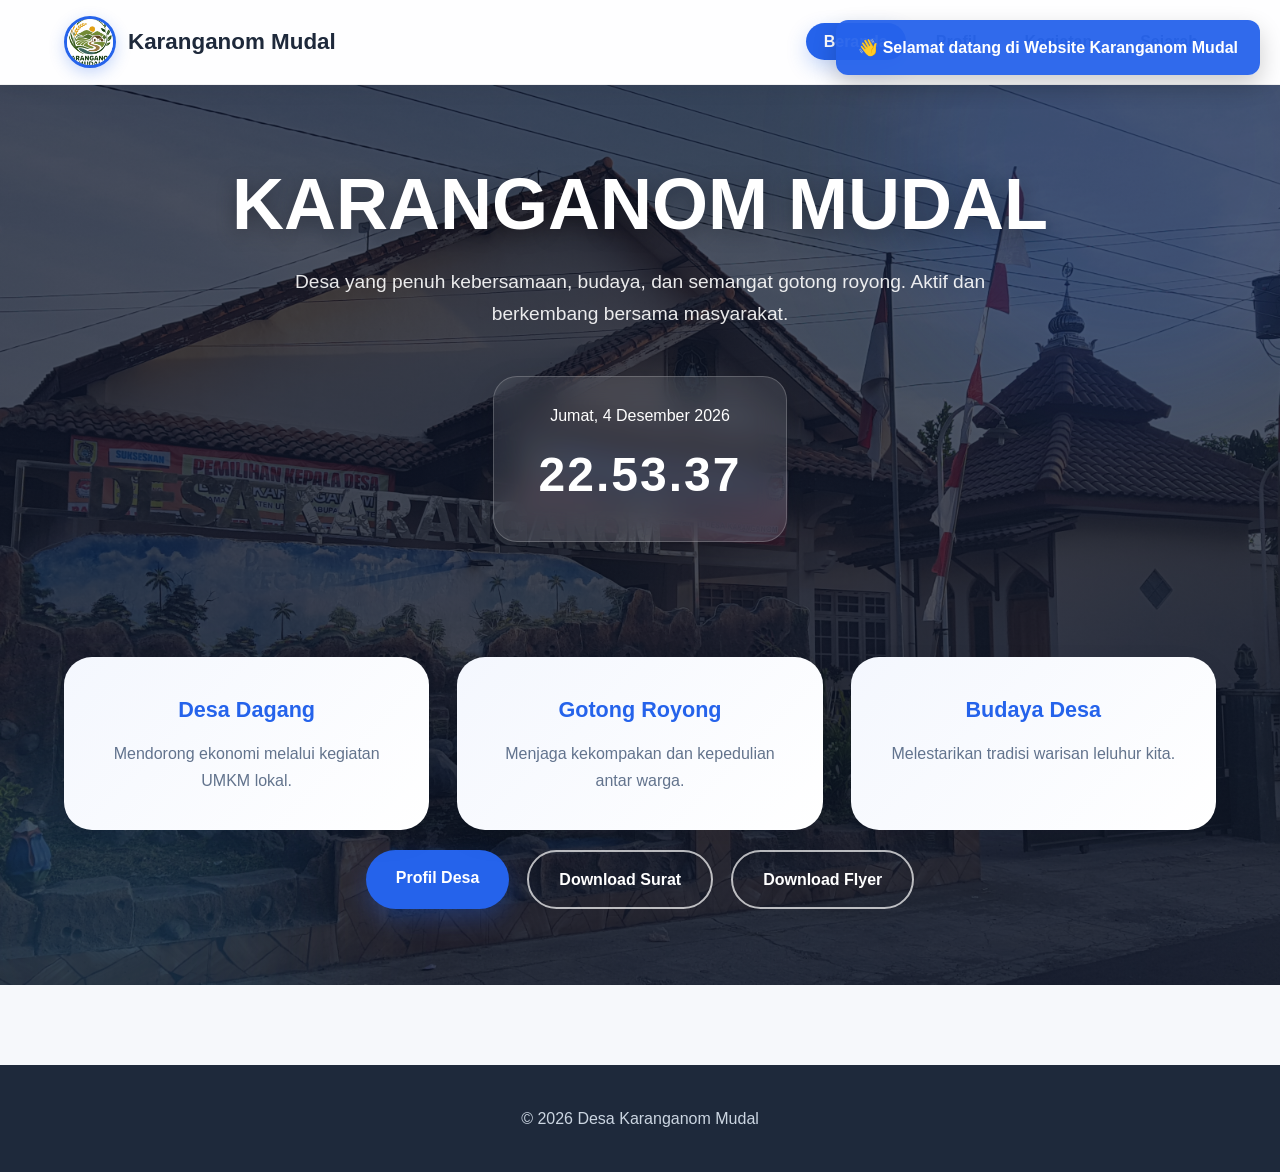
<file: index.html>
<!DOCTYPE html>
<html lang="id">
<head>
    <meta charset="UTF-8">
    <meta name="viewport" content="width=device-width, initial-scale=1.0">
    <title>Karanganom Mudal</title>
    <link rel="stylesheet" href="style.css">
</head>
<body>

<!-- WELCOME TOAST (BARU) -->
<div id="welcomeToast" class="toast">
    👋 Selamat datang di Website Karanganom Mudal
</div>

    
    <nav class="navbar">
        <div class="container nav-wrapper">
            <div class="logo-area">
                <img src="assets/gambar/logo finals.jpg" alt="Logo" class="logo">
                <span class="brand-name">Karanganom Mudal</span>
            </div>

            <ul class="nav-links">
                <li><a href="index.html" class="active">Beranda</a></li>
                <li><a href="profil.html">Profil</a></li>
                <li><a href="kegiatan.html">Kegiatan</a></li>
                <li><a href="sejarah.html">Sejarah</a></li>
            </ul>
        </div>
    </nav>

    <section class="hero">
        <div class="hero-overlay"></div>
        <div class="container hero-content">
            <h1>KARANGANOM MUDAL</h1>
            <p class="hero-tagline">
                Desa yang penuh kebersamaan, budaya, dan semangat gotong royong. 
                Aktif dan berkembang bersama masyarakat.
            </p>

            <div class="time-container">
                <div id="tanggal" class="date-text">Senin, 25 Mei 2026</div>
                <div id="jam" class="clock-text">21:52</div>
            </div>

            <div class="grid-features">
                <div class="card">
                    <h3>Desa Dagang</h3>
                    <p>Mendorong ekonomi melalui kegiatan UMKM lokal.</p>
                </div>
                <div class="card">
                    <h3>Gotong Royong</h3>
                    <p>Menjaga kekompakan dan kepedulian antar warga.</p>
                </div>
                <div class="card">
                    <h3>Budaya Desa</h3>
                    <p>Melestarikan tradisi warisan leluhur kita.</p>
                </div>
            </div>

            <div class="action-buttons">
                <a href="profil.html" class="btn btn-solid">Profil Desa</a>
                <a href="assets/surat/pengumuman_karanganom.pdf" class="btn btn-outline" download>Download Surat</a>
                <a href="assets/gambar/flyer takbir.jpg" class="btn btn-outline" download>Download Flyer</a>
            </div>

        </div>
    </section>
    

    <footer class="main-footer">
        <div class="container">
            <p>&copy; 2026 Desa Karanganom Mudal</p>
        </div>
    </footer>

    <script src="script.js"></script>

</body>
</html>
</file>
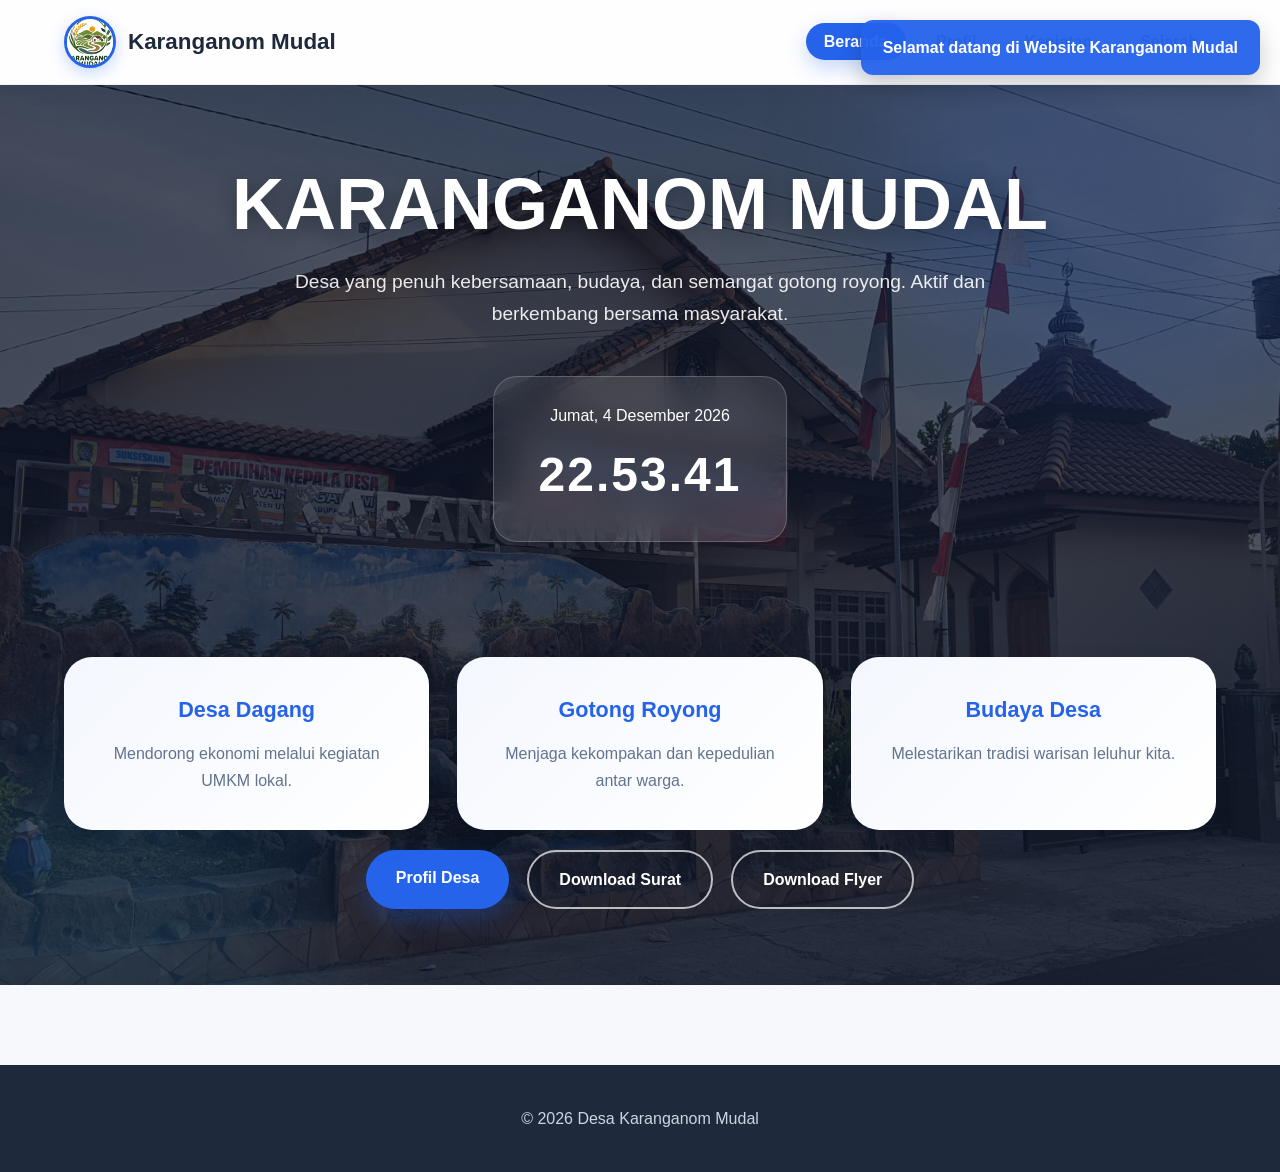
<file: website-desa/index.html>
<!DOCTYPE html>
<html lang="id">
<head>
    <meta charset="UTF-8">
    <meta name="viewport" content="width=device-width, initial-scale=1.0">

    <!-- ICON WEBSITE -->
    <link rel="icon" type="image/png" href="assets/gambar/favicon.png">

    <title>Karanganom Mudal</title>
    <link rel="stylesheet" href="style.css">
</head>
<body>

<!-- WELCOME TOAST (BARU) -->
<div id="welcomeToast" class="toast">
    Selamat datang di Website Karanganom Mudal 
</div>

    
    <nav class="navbar">
        <div class="container nav-wrapper">
            <div class="logo-area">
                <img src="assets/gambar/logo finals.jpg" alt="Logo" class="logo">
                <span class="brand-name">Karanganom Mudal</span>
            </div>

            <ul class="nav-links">
                <li><a href="index.html" class="active">Beranda</a></li>
                <li><a href="profil.html">Profil</a></li>
                <li><a href="kegiatan.html">Kegiatan</a></li>
                <li><a href="sejarah.html">Sejarah</a></li>
            </ul>
        </div>
    </nav>

    <section class="hero">
        <div class="hero-overlay"></div>
        <div class="container hero-content">
            <h1>KARANGANOM MUDAL</h1>
            <p class="hero-tagline">
                Desa yang penuh kebersamaan, budaya, dan semangat gotong royong. 
                Aktif dan berkembang bersama masyarakat.
            </p>

            <div class="time-container">
                <div id="tanggal" class="date-text">Senin, 25 Mei 2026</div>
                <div id="jam" class="clock-text">21:52</div>
            </div>

            <div class="grid-features">
                <div class="card">
                    <h3>Desa Dagang</h3>
                    <p>Mendorong ekonomi melalui kegiatan UMKM lokal.</p>
                </div>
                <div class="card">
                    <h3>Gotong Royong</h3>
                    <p>Menjaga kekompakan dan kepedulian antar warga.</p>
                </div>
                <div class="card">
                    <h3>Budaya Desa</h3>
                    <p>Melestarikan tradisi warisan leluhur kita.</p>
                </div>
            </div>

            <div class="action-buttons">
                <a href="profil.html" class="btn btn-solid">Profil Desa</a>
                <a href="assets/surat/pengumuman_karanganom.pdf" class="btn btn-outline" download>Download Surat</a>
                <a href="assets/gambar/flyer takbir.jpg" class="btn btn-outline" download>Download Flyer</a>
            </div>

        </div>
    </section>
    

    <footer class="main-footer">
        <div class="container">
            <p>&copy; 2026 Desa Karanganom Mudal</p>
        </div>
    </footer>

    <script src="script.js"></script>

</body>
</html>
</file>
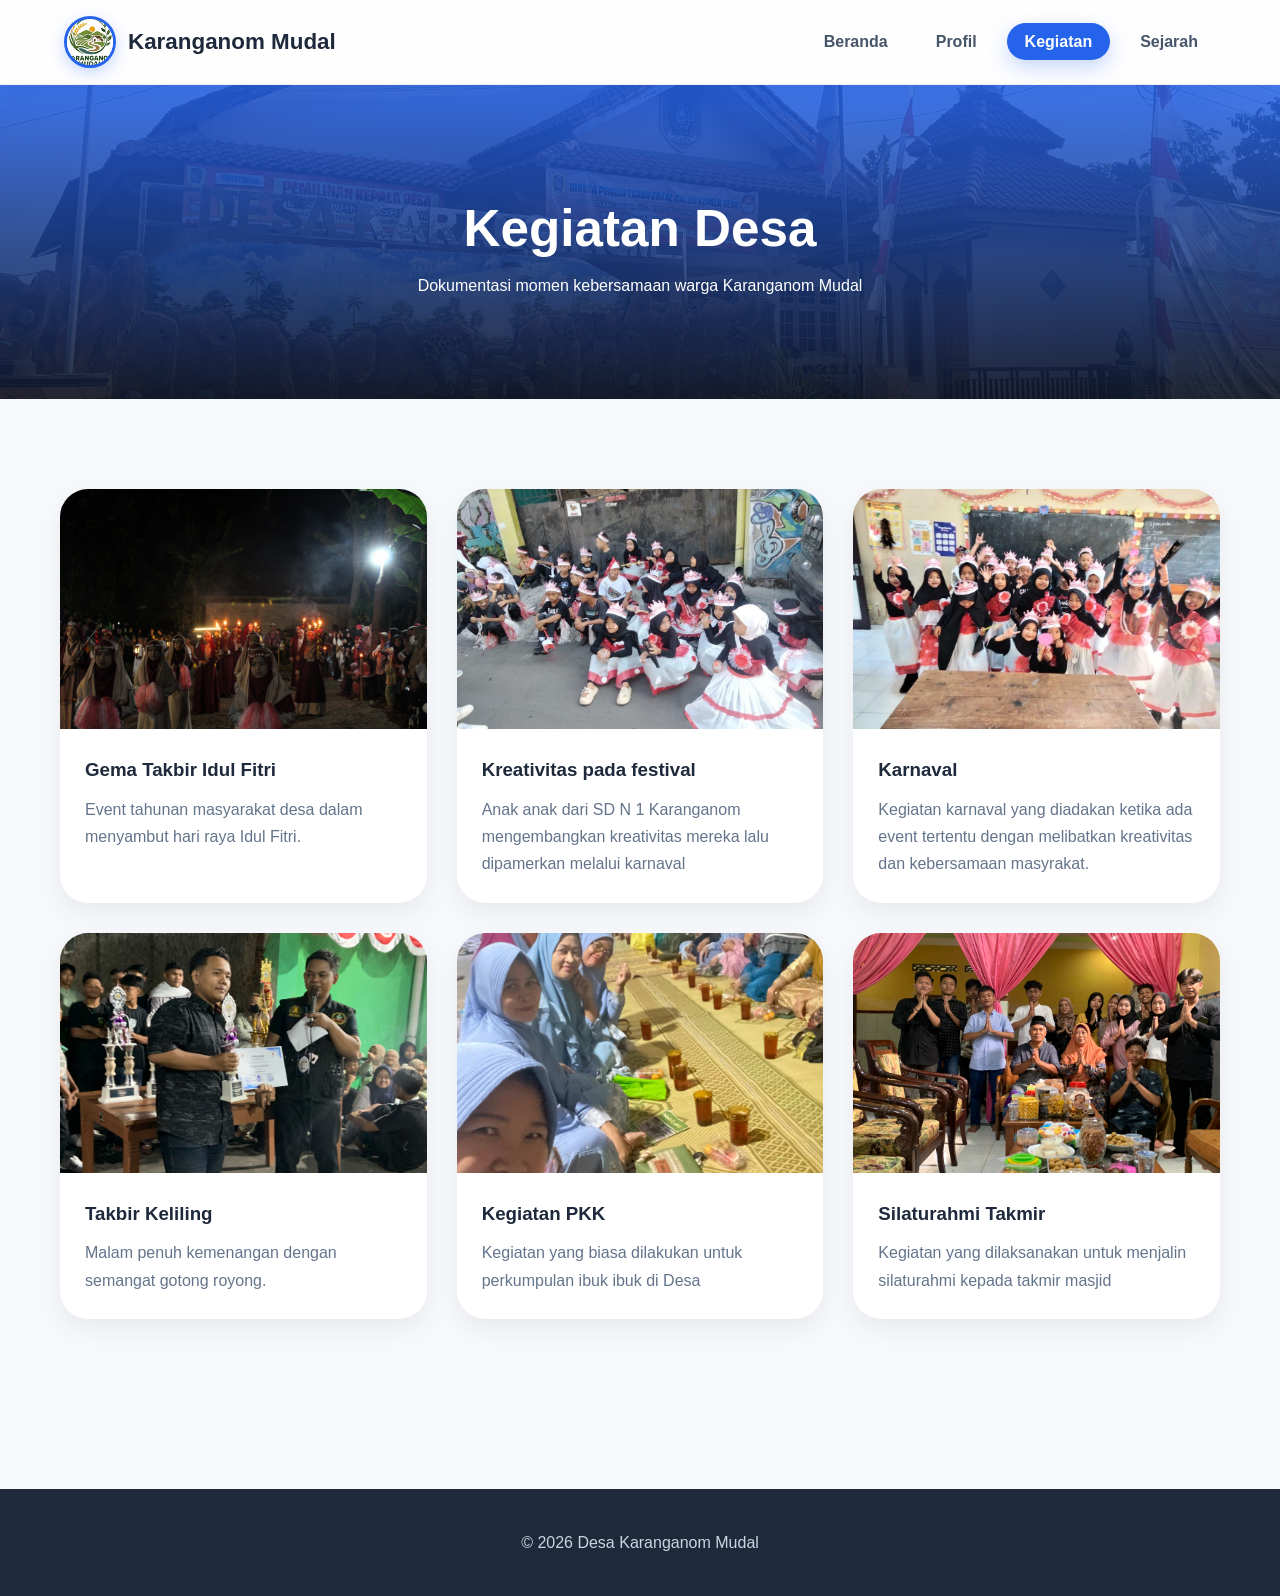
<file: kegiatan.html>
<!DOCTYPE html>
<html lang="id">
<head>
    <meta charset="UTF-8">
    <meta name="viewport" content="width=device-width, initial-scale=1.0">
    <title>Kegiatan - Karanganom Mudal</title>
    <link rel="stylesheet" href="style.css">
</head>
<body>

    <nav class="navbar">
        <div class="container nav-wrapper">
            <div class="logo-area">
                <img src="assets/gambar/logo finals.jpg" alt="Logo" class="logo">
                <span class="brand-name">Karanganom Mudal</span>
            </div>
            <ul class="nav-links">
                <li><a href="index.html">Beranda</a></li>
                <li><a href="profil.html">Profil</a></li>
                <li><a href="kegiatan.html" class="active">Kegiatan</a></li>
                <li><a href="sejarah.html">Sejarah</a></li>
            </ul>
        </div>
    </nav>

    <header class="page-title-bg">
        <div class="container">
            <h1>Kegiatan Desa</h1>
            <p>Dokumentasi momen kebersamaan warga Karanganom Mudal</p>
        </div>
    </header>

    <main class="container page-spacing">
        <div class="kegiatan-gallery">

            <div class="gallery-card">
                <div class="img-wrapper">
                    <img src="assets/gambar/takbir1.JPG" alt="Gema Takbir">
                </div>
                <div class="gallery-info">
                    <h3>Gema Takbir Idul Fitri</h3>
                    <p>Event tahunan masyarakat desa dalam menyambut hari raya Idul Fitri.</p>
                </div>
            </div>

            <div class="gallery-card">
                <div class="img-wrapper">
                    <img src="assets/gambar/fotoagustus.jpeg" alt="Kerja Bakti">
                </div>
                <div class="gallery-info">
                    <h3>Kreativitas pada festival </h3>
                    <p>Anak anak dari SD N 1 Karanganom mengembangkan kreativitas mereka lalu
                       dipamerkan melalui karnaval

                    </p>
                </div>  
            </div>

            <div class="gallery-card">
                <div class="img-wrapper">
                    <img src="assets/gambar/fotokarnaval.jpeg" alt="Karnaval">
                </div>
                <div class="gallery-info">
                    <h3>Karnaval</h3>
                    <p>Kegiatan karnaval yang diadakan ketika ada event tertentu dengan
                        melibatkan kreativitas dan kebersamaan masyrakat.</p>
                </div>
            </div>

            <div class="gallery-card">
                <div class="img-wrapper">
                    <img src="assets/gambar/takbir4.JPG" alt="Takbir Keliling">
                </div>
                <div class="gallery-info">
                    <h3>Takbir Keliling</h3>
                    <p>Malam penuh kemenangan dengan semangat gotong royong.</p>
                </div>
            </div>

             <div class="gallery-card">
                <div class="img-wrapper">
                    <img src="assets/gambar/foto pkk.jpeg" alt="Kegiatan PKK">
                </div>
                <div class="gallery-info">
                    <h3>Kegiatan PKK</h3>
                    <p>Kegiatan yang biasa dilakukan untuk perkumpulan ibuk ibuk di Desa</p>
                </div>
            </div>

            <div class="gallery-card">
                <div class="img-wrapper">
                    <img src="assets/gambar/silaturahmi.JPG" alt="Silaturahmi Takmir">
                </div>
                <div class="gallery-info">
                    <h3>Silaturahmi Takmir</h3>
                    <p>Kegiatan yang dilaksanakan untuk menjalin silaturahmi kepada takmir masjid</p>
                </div>
                

        </div>
    </main>

    <footer class="main-footer">
        <div class="container">
            <p>&copy; 2026 Desa Karanganom Mudal</p>
        </div>
</file>
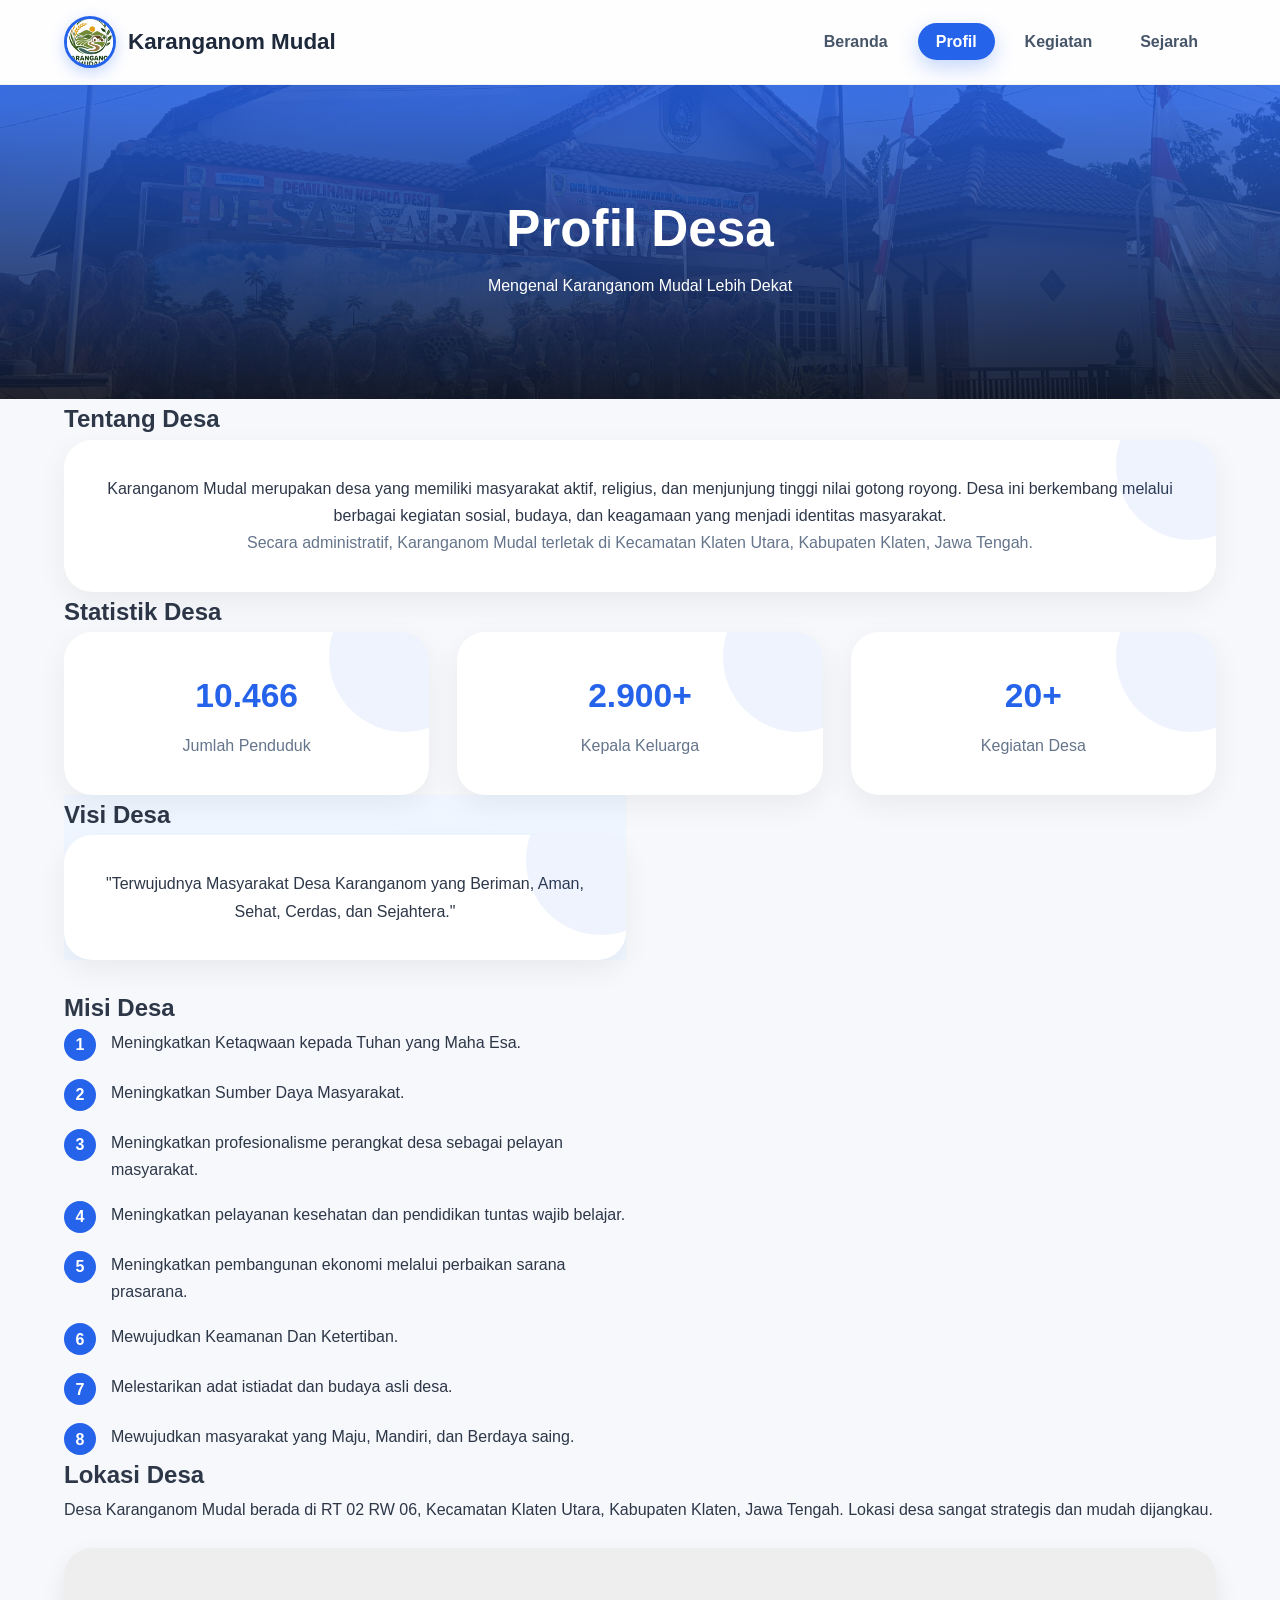
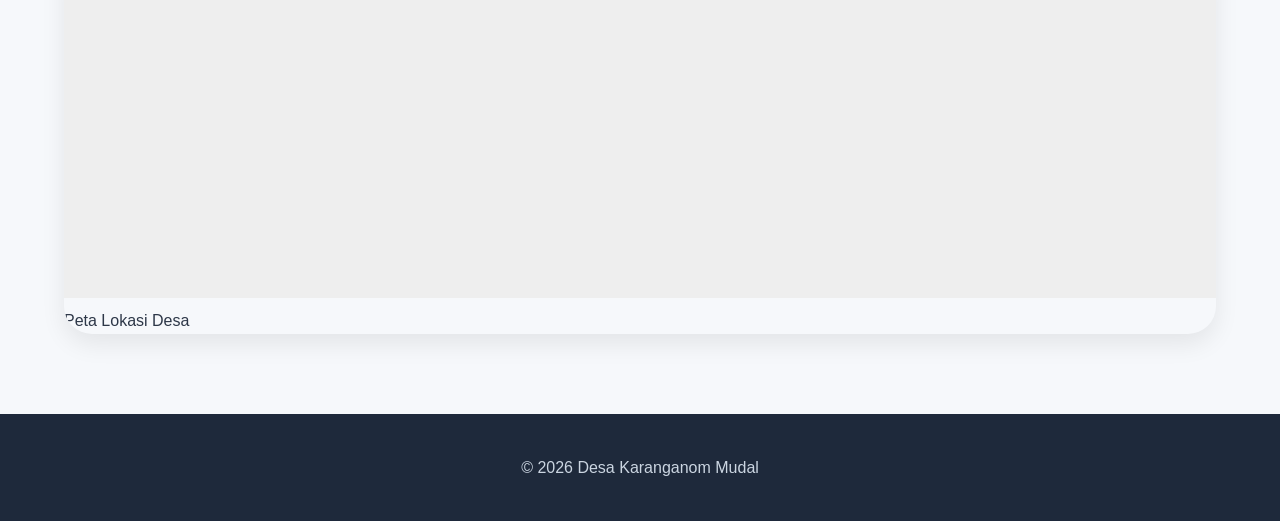
<file: profil.html>
<!DOCTYPE html>
<html lang="id">
<head>
    <meta charset="UTF-8">
    <meta name="viewport" content="width=device-width, initial-scale=1.0">
    <title>Profil - Karanganom Mudal</title>
    <link rel="stylesheet" href="style.css">
</head>
<body>

    <nav class="navbar">
        <div class="container nav-wrapper">
            <div class="logo-area">
                <img src="assets/gambar/logo finals.jpg" alt="Logo" class="logo">
                <span class="brand-name">Karanganom Mudal</span>
            </div>
            <ul class="nav-links">
                <li><a href="index.html">Beranda</a></li>
                <li><a href="profil.html" class="active">Profil</a></li>
                <li><a href="kegiatan.html">Kegiatan</a></li>
                <li><a href="sejarah.html">Sejarah</a></li>
            </ul>
        </div>
    </nav>

    <header class="page-title-bg">
        <div class="container">
            <h1>Profil Desa</h1>
            <p>Mengenal Karanganom Mudal Lebih Dekat</p>
        </div>
    </header>

    <main class="container page-content">
        
        <section class="content-box">
            <div class="section-heading">
                
                <h2>Tentang Desa</h2>
            </div>
            <p>
                <div class="stat-card">
                Karanganom Mudal merupakan desa yang memiliki masyarakat aktif, religius, dan menjunjung tinggi nilai gotong royong. Desa ini berkembang melalui berbagai kegiatan sosial, budaya, dan keagamaan yang menjadi identitas masyarakat. 
            </p>
            <p>
                Secara administratif, Karanganom Mudal terletak di Kecamatan Klaten Utara, Kabupaten Klaten, Jawa Tengah.
           </div>
            </p>
            </div>
        </section>

        <section class="content-box">
            <div class="section-heading">
                <h2>Statistik Desa</h2>
            </div>
            <div class="statistik-grid">
                <div class="stat-card">
                    <h3>10.466</h3>
                    <p>Jumlah Penduduk</p>
                </div>
                <div class="stat-card">
                    <h3>2.900+</h3>
                    <p>Kepala Keluarga</p>
                </div>
                <div class="stat-card">
                    <h3>20+</h3>
                    <p>Kegiatan Desa</p>
                </div>
            </div>
        </section>

        <section class="visi-misi-grid">
            <div class="content-box visi-box">
                <div class="section-heading">
                    <h2>Visi Desa</h2>
                </div>
                <p class="quote">
                     <div class="stat-card">
                    "Terwujudnya Masyarakat Desa Karanganom yang Beriman, Aman, Sehat, Cerdas, dan Sejahtera."
                    </div>
                    </div>
                </p>
            </div>

            <div class="content-box">
                <div class="section-heading">
                    <h2>Misi Desa</h2>
                </div>
                
                <div class="misi-list">
                    <div class="misi-item"><span>1</span> <p>Meningkatkan Ketaqwaan kepada Tuhan yang Maha Esa.</p></div>
                    <div class="misi-item"><span>2</span> <p>Meningkatkan Sumber Daya Masyarakat.</p></div>
                    <div class="misi-item"><span>3</span> <p>Meningkatkan profesionalisme perangkat desa sebagai pelayan masyarakat.</p></div>
                    <div class="misi-item"><span>4</span> <p>Meningkatkan pelayanan kesehatan dan pendidikan tuntas wajib belajar.</p></div>
                    <div class="misi-item"><span>5</span> <p>Meningkatkan pembangunan ekonomi melalui perbaikan sarana prasarana.</p></div>
                    <div class="misi-item"><span>6</span> <p>Mewujudkan Keamanan Dan Ketertiban.</p></div>
                    <div class="misi-item"><span>7</span> <p>Melestarikan adat istiadat dan budaya asli desa.</p></div>
                    <div class="misi-item"><span>8</span> <p>Mewujudkan masyarakat yang Maju, Mandiri, dan Berdaya saing.</p></div>
                    
                </div>
            </div>
                   
        </section>


        
        <section class="content-box">
            <div class="section-heading">
                <span class="icon"></span>
                <h2>Lokasi Desa</h2>
            </div>
            <p>
                Desa Karanganom Mudal berada di RT 02 RW 06, Kecamatan Klaten Utara, Kabupaten Klaten, Jawa Tengah. Lokasi desa sangat strategis dan mudah dijangkau.
            </p>
            <div class="map-wrapper">
                <iframe 
                    src="https://www.google.com/maps/embed?pb=!1m18!1m12!1m3!1d3954.218671607519!2d110.61917307404453!3d-7.648501075667798!2m3!1f0!2f0!3f0!3m2!1i1024!2i768!4f13.1!3m3!1m2!1s0x2e7a46405ca2bd93%3A0xc4be0b096ae58829!2sMudal%20kidul%20desa%20karanganom%20Klaten%20utara!5e0!3m2!1sid!2sid!4v1716700000000!5m2!1sid!2sid" 
                    width="100%" height="350" style="border:0; background:#eee;" allowfullscreen="" loading="lazy">
                </iframe>
                <div class="map-placeholder">Peta Lokasi Desa</div>
            </div>
        </section>

    </main>

    <footer class="main-footer">
        <p>© 2026 Desa Karanganom Mudal</p>
    </footer>

</body>
</html>
</file>
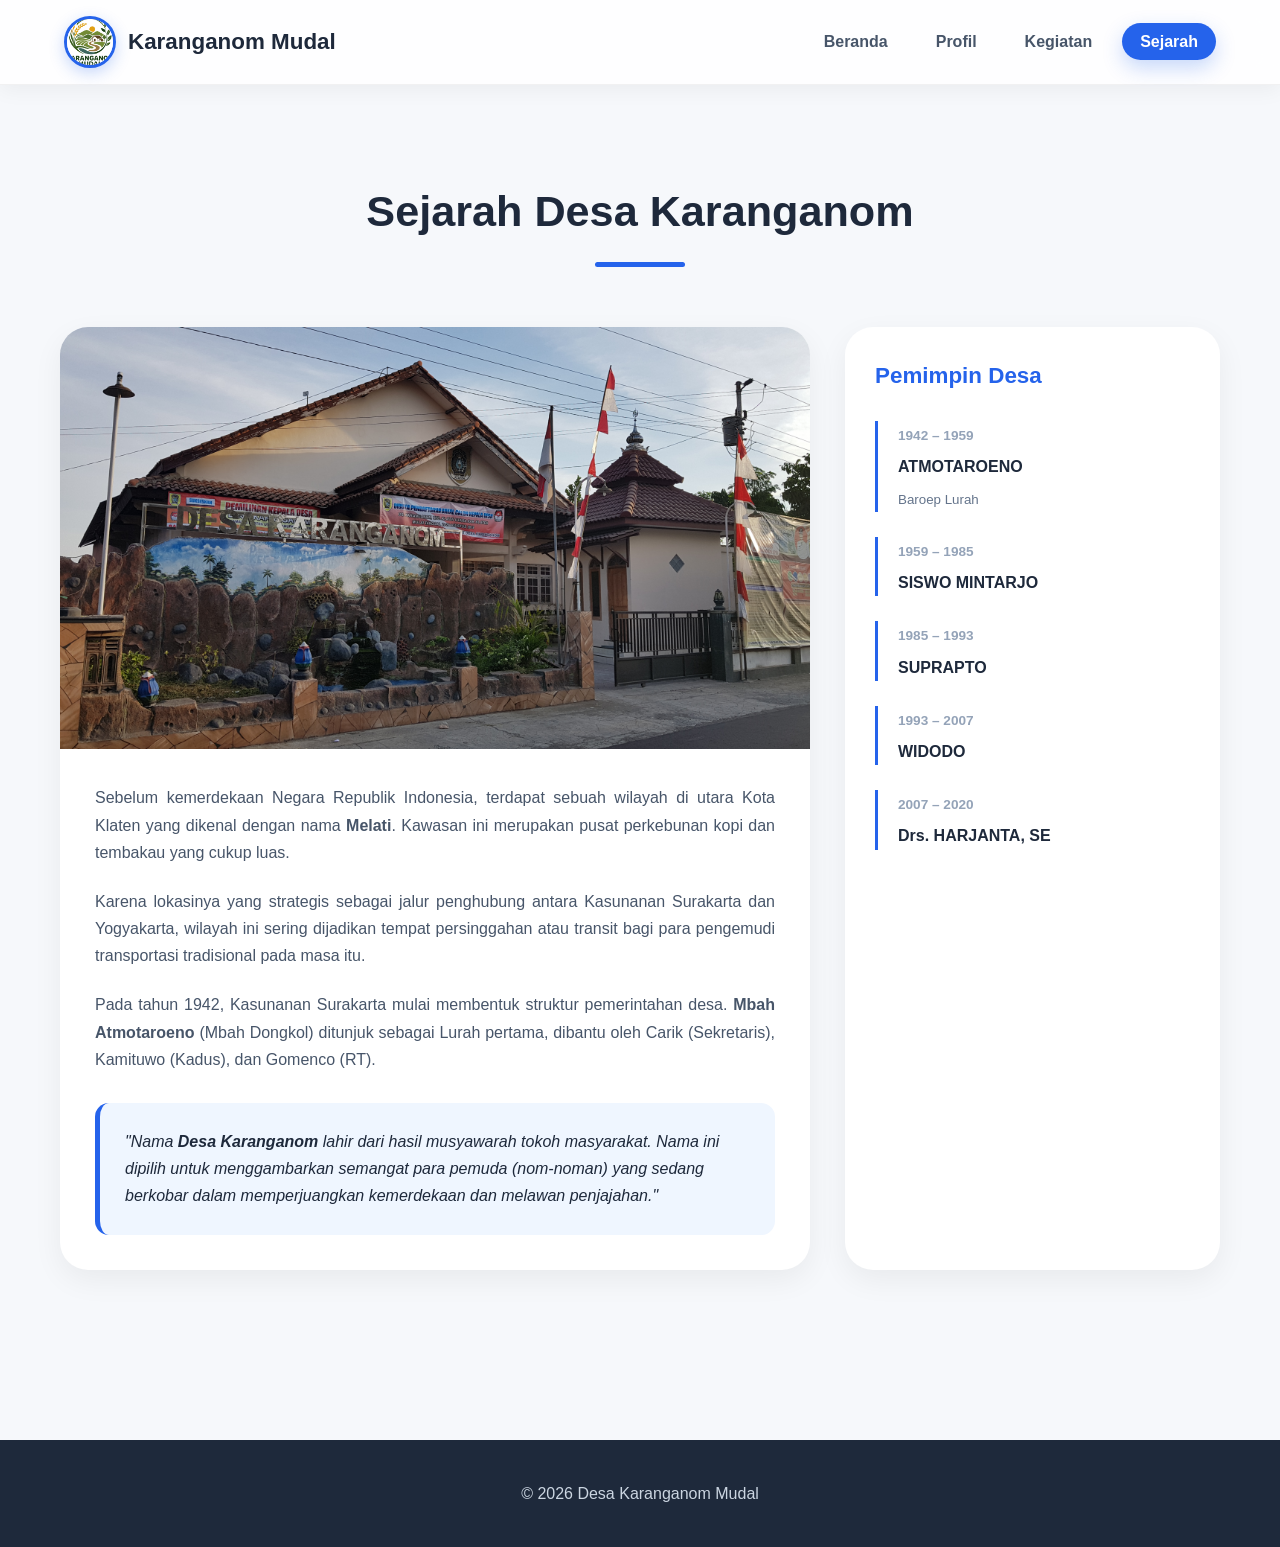
<file: sejarah.html>
<!DOCTYPE html>
<html lang="id">
<head>
    <meta charset="UTF-8">
    <meta name="viewport" content="width=device-width, initial-scale=1.0">
    <title>Sejarah - Karanganom Mudal</title>
    <link rel="stylesheet" href="style.css">
</head>
<body>

    <nav class="navbar">
        <div class="container nav-wrapper">
            <div class="logo-area">
                <img src="assets/gambar/logo finals.jpg" alt="Logo" class="logo">
                <span class="brand-name">Karanganom Mudal</span>
            </div>
            <ul class="nav-links">
                <li><a href="index.html">Beranda</a></li>
                <li><a href="profil.html">Profil</a></li>
                <li><a href="kegiatan.html">Kegiatan</a></li>
                <li><a href="sejarah.html" class="active">Sejarah</a></li>
            </ul>
        </div>
    </nav>

    <main class="container page-spacing">
        
        <header class="content-header">
            <h1>Sejarah Desa Karanganom</h1>
            <div class="divider"></div>
        </header>

        <section class="sejarah-layout">
            
            <article class="article-box">
                <div class="featured-frame">
                    <img src="assets/gambar/BalaiDesaKaranganom.jpg" alt="Balai Desa Karanganom" class="img-responsive">
                </div>

                <div class="text-content">
                    <p>
                        Sebelum kemerdekaan Negara Republik Indonesia, terdapat sebuah wilayah di utara Kota Klaten yang dikenal dengan nama <strong>Melati</strong>. Kawasan ini merupakan pusat perkebunan kopi dan tembakau yang cukup luas.
                    </p>
                    
                    <p>
                        Karena lokasinya yang strategis sebagai jalur penghubung antara Kasunanan Surakarta dan Yogyakarta, wilayah ini sering dijadikan tempat persinggahan atau transit bagi para pengemudi transportasi tradisional pada masa itu.
                    </p>

                    <p>
                        Pada tahun 1942, Kasunanan Surakarta mulai membentuk struktur pemerintahan desa. <strong>Mbah Atmotaroeno</strong> (Mbah Dongkol) ditunjuk sebagai Lurah pertama, dibantu oleh Carik (Sekretaris), Kamituwo (Kadus), dan Gomenco (RT).
                    </p>

                    <div class="quote-box">
                        "Nama <strong>Desa Karanganom</strong> lahir dari hasil musyawarah tokoh masyarakat. Nama ini dipilih untuk menggambarkan semangat para pemuda (nom-noman) yang sedang berkobar dalam memperjuangkan kemerdekaan dan melawan penjajahan."
                    </div>
                </div>
            </article>

            <aside class="sidebar-box">
                <h3 class="sidebar-title">Pemimpin Desa</h3>
                <ul class="leader-timeline">
                    <li>
                        <span class="time-label">1942 – 1959</span>
                        <strong>ATMOTAROENO</strong>
                        <small>Baroep Lurah</small>
                    </li>
                    <li>
                        <span class="time-label">1959 – 1985</span>
                        <strong>SISWO MINTARJO</strong>
                    </li>
                    <li>
                        <span class="time-label">1985 – 1993</span>
                        <strong>SUPRAPTO</strong>
                    </li>
                    <li>
                        <span class="time-label">1993 – 2007</span>
                        <strong>WIDODO</strong>
                    </li>
                    <li>
                        <span class="time-label">2007 – 2020</span>
                        <strong>Drs. HARJANTA, SE</strong>
                    </li>
                </ul>
            </aside>

        </section>

    </main>

    <footer class="main-footer">
        <div class="container">
            <p>&copy; 2026 Desa Karanganom Mudal</p>
        </div>
    </footer>

</body>
</html>
</file>
<file: style.css>
/* ===================================
   RESET & GLOBAL
=================================== */
*{
    margin:0;
    padding:0;
    box-sizing:border-box;
}

html{
    scroll-behavior:smooth;
}

body{
    font-family:'Segoe UI',sans-serif;
    background:#f6f8fb;
    color:#2d3748;
    line-height:1.7;
    overflow-x:hidden;
}

.container{
    width:100%;
    max-width:1200px;
    margin:auto;
    padding:0 24px;
}

/* ===================================
   WARNA DASAR
=================================== */
/*
Primary  : #2563eb
Dark     : #1e293b
Soft     : #f8fafc
Accent   : #38bdf8
*/

/* ===================================
   NAVBAR
=================================== */
.navbar{
    position:sticky;
    top:0;
    z-index:1000;
    background:rgba(255,255,255,0.85);
    backdrop-filter:blur(14px);
    border-bottom:1px solid rgba(0,0,0,0.05);
    box-shadow:0 5px 20px rgba(0,0,0,0.05);
    padding:16px 0;
}

.nav-wrapper{
    display:flex;
    justify-content:space-between;
    align-items:center;
    flex-wrap:wrap;
    gap:20px;
}

.logo-area{
    display:flex;
    align-items:center;
    gap:12px;
}

.logo{
    width:52px;
    height:52px;
    object-fit:cover;
    border-radius:50%;
    border:3px solid #2563eb;
    box-shadow:0 5px 15px rgba(37,99,235,0.25);
}

.brand-name{
    font-size:1.4rem;
    font-weight:800;
    color:#1e293b;
}

.nav-links{
    list-style:none;
    display:flex;
    gap:12px;
    flex-wrap:wrap;
}

.nav-links a{
    text-decoration:none;
    color:#475569;
    font-weight:600;
    padding:10px 18px;
    border-radius:999px;
    transition:0.3s ease;
}

.nav-links a:hover,
.nav-links a.active{
    background:#2563eb;
    color:white;
    box-shadow:0 8px 20px rgba(37,99,235,0.25);
}

/* ===================================
   HERO
=================================== */
.hero{
    min-height:100vh;
    display:flex;
    align-items:center;
    justify-content:center;
    text-align:center;
    position:relative;
    overflow:hidden;
    background:
    linear-gradient(rgba(15,23,42,0.7),rgba(15,23,42,0.75)),
    url('assets/gambar/BalaiDesaKaranganom.jpg') center/cover no-repeat;
}

.hero::before{
    content:'';
    position:absolute;
    width:500px;
    height:500px;
    background:rgba(37,99,235,0.15);
    border-radius:50%;
    top:-180px;
    right:-100px;
    filter:blur(60px);
}

.hero::after{
    content:'';
    position:absolute;
    width:400px;
    height:400px;
    background:rgba(56,189,248,0.12);
    border-radius:50%;
    bottom:-150px;
    left:-100px;
    filter:blur(70px);
}

.hero-content{
    position:relative;
    z-index:2;
    color:white;
    animation:fadeUp 1s ease;
}

.hero h1{
    font-size:4.5rem;
    font-weight:900;
    margin-bottom:18px;
    line-height:1.2;
    text-shadow:0 5px 20px rgba(0,0,0,0.3);
}

.hero-tagline{
    max-width:750px;
    margin:auto;
    font-size:1.2rem;
    opacity:0.9;
}

/* ===================================
   TIME BOX
=================================== */
.time-container{
    margin:45px auto;
    padding:25px 45px;
    display:inline-block;
    border-radius:24px;
    background:rgba(255,255,255,0.1);
    border:1px solid rgba(255,255,255,0.2);
    backdrop-filter:blur(15px);
    box-shadow:0 10px 30px rgba(0,0,0,0.15);
}

.date-text{
    font-size:1rem;
    margin-bottom:5px;
}

.clock-text{
    font-size:3rem;
    font-weight:800;
    letter-spacing:2px;
}

/* ===================================
   BUTTON
=================================== */
.action-buttons{
    display:flex;
    justify-content:center;
    gap:18px;
    margin-top:20px;
    flex-wrap:wrap;
}

.btn{
    padding:14px 30px;
    border-radius:999px;
    text-decoration:none;
    font-weight:700;
    transition:0.3s ease;
    display:inline-block;
}

.btn-solid{
    background:#2563eb;
    color:white;
    box-shadow:0 10px 25px rgba(37,99,235,0.3);
}

.btn-outline{
    border:2px solid rgba(255,255,255,0.7);
    color:white;
}

.btn:hover{
    transform:translateY(-5px);
}

/* ===================================
   FEATURE GRID
=================================== */
.grid-features{
    display:grid;
    grid-template-columns:repeat(auto-fit,minmax(270px,1fr));
    gap:28px;
    margin-top:70px;
}

.card{
    background:white;
    padding:35px 30px;
    border-radius:28px;
    transition:0.4s ease;
    position:relative;
    overflow:hidden;
    box-shadow:0 10px 30px rgba(0,0,0,0.06);
}

.card::before{
    content:'';
    position:absolute;
    inset:0;
    background:linear-gradient(135deg,rgba(37,99,235,0.05),transparent);
}

.card:hover{
    transform:translateY(-10px);
    box-shadow:0 18px 40px rgba(0,0,0,0.1);
}

.card h3{
    color:#2563eb;
    margin-bottom:12px;
    font-size:1.35rem;
}

.card p{
    color:#64748b;
}

/* ===================================
   PAGE TITLE
=================================== */
.page-title-bg{
    padding:100px 20px;
    text-align:center;
    color:white;
    background:
    linear-gradient(rgba(37,99,235,0.85),rgba(15,23,42,0.85)),
    url('assets/gambar/BalaiDesaKaranganom.jpg') center/cover;
}

.page-title-bg h1{
    font-size:3.2rem;
    font-weight:900;
}

/* ===================================
   CONTENT HEADER
=================================== */
.page-spacing{
    padding:90px 20px;
}

.content-header{
    text-align:center;
    margin-bottom:60px;
}

.content-header h1{
    font-size:2.7rem;
    color:#1e293b;
    margin-bottom:14px;
}

.divider{
    width:90px;
    height:5px;
    margin:auto;
    border-radius:999px;
    background:#2563eb;
}

/* ===================================
   SEJARAH
=================================== */
.sejarah-layout{
    display:grid;
    grid-template-columns:2fr 1fr;
    gap:35px;
}

.article-box,
.sidebar-box{
    background:white;
    border-radius:28px;
    overflow:hidden;
    box-shadow:0 10px 30px rgba(0,0,0,0.06);
}

.featured-frame{
    overflow:hidden;
}

.img-responsive{
    width:100%;
    display:block;
    transition:0.5s ease;
}

.featured-frame:hover .img-responsive{
    transform:scale(1.08);
}

.text-content{
    padding:35px;
}

.text-content p{
    margin-bottom:22px;
    color:#475569;
    text-align:justify;
}

.quote-box{
    margin-top:30px;
    padding:25px;
    background:#eff6ff;
    border-left:5px solid #2563eb;
    border-radius:14px;
    color:#1e293b;
    font-style:italic;
}

/* ===================================
   SIDEBAR
=================================== */
.sidebar-box{
    padding:30px;
}

.sidebar-title{
    font-size:1.4rem;
    color:#2563eb;
    margin-bottom:25px;
}

.leader-timeline{
    list-style:none;
}

.leader-timeline li{
    position:relative;
    padding-left:20px;
    margin-bottom:25px;
    border-left:3px solid #2563eb;
}

.time-label{
    color:#94a3b8;
    font-size:0.85rem;
    font-weight:700;
}

.leader-timeline strong{
    display:block;
    margin:5px 0;
    color:#1e293b;
}

.leader-timeline small{
    color:#64748b;
}

/* ===================================
   STATISTIK
=================================== */
.statistik-grid{
    display:grid;
    grid-template-columns:repeat(auto-fit,minmax(220px,1fr));
    gap:28px;
}

.stat-card{
    background:white;
    border-radius:28px;
    padding:35px 25px;
    text-align:center;
    transition:0.4s ease;
    box-shadow:0 10px 30px rgba(0,0,0,0.06);
    position:relative;
    overflow:hidden;
}

.stat-card::before{
    content:'';
    position:absolute;
    width:150px;
    height:150px;
    background:rgba(37,99,235,0.08);
    border-radius:50%;
    top:-50px;
    right:-50px;
}

.stat-card:hover{
    transform:translateY(-10px);
}

.stat-icon{
    font-size:2.8rem;
    margin-bottom:15px;
}

.stat-card h3{
    font-size:2.1rem;
    color:#2563eb;
    margin-bottom:8px;
}

.stat-card p{
    color:#64748b;
}

/* ===================================
   VISI MISI
=================================== */
.visi-misi-grid{
    display:grid;
    grid-template-columns:1fr 1fr;
    gap:28px;
}

.visi-box{
    background:#eff6ff !important;
}

.quote{
    font-size:1.25rem;
    font-style:italic;
    font-weight:700;
    text-align:center;
    color:#1e293b;
}

.misi-list{
    display:flex;
    flex-direction:column;
    gap:18px;
}

.misi-item{
    display:flex;
    gap:15px;
    align-items:flex-start;
}

.misi-item span{
    width:32px;
    height:32px;
    border-radius:50%;
    background:#2563eb;
    color:white;
    display:flex;
    align-items:center;
    justify-content:center;
    font-weight:700;
    flex-shrink:0;
}

/* ===================================
   GALLERY
=================================== */
.kegiatan-gallery{
    display:grid;
    grid-template-columns:repeat(auto-fit,minmax(280px,1fr));
    gap:30px;
}

.gallery-card{
    background:white;
    border-radius:28px;
    overflow:hidden;
    transition:0.4s ease;
    box-shadow:0 10px 25px rgba(0,0,0,0.06);
}

.gallery-card:hover{
    transform:translateY(-12px);
    box-shadow:0 20px 40px rgba(0,0,0,0.12);
}

.img-wrapper{
    height:240px;
    overflow:hidden;
}

.img-wrapper img{
    width:100%;
    height:100%;
    object-fit:cover;
    transition:0.5s ease;
}

.gallery-card:hover img{
    transform:scale(1.1);
}

.gallery-info{
    padding:25px;
}

.gallery-info h3{
    color:#1e293b;
    margin-bottom:10px;
}

.gallery-info p{
    color:#64748b;
}

/* ===================================
   MAP
=================================== */
.map-wrapper{
    margin-top:25px;
    border-radius:28px;
    overflow:hidden;
    box-shadow:0 10px 25px rgba(0,0,0,0.08);
}

/* ===================================
   FOOTER
=================================== */
.main-footer{
    margin-top:80px;
    padding:40px 20px;
    text-align:center;
    background:#1e293b;
    color:#cbd5e1;
}

/* ===================================
   ANIMATION
=================================== */
@keyframes fadeUp{
    from{
        opacity:0;
        transform:translateY(40px);
    }
    to{
        opacity:1;
        transform:translateY(0);
    }
}

/* ===================================
   RESPONSIVE
=================================== */
@media(max-width:900px){

    .sejarah-layout,
    .visi-misi-grid{
        grid-template-columns:1fr;
    }

    .hero h1{
        font-size:3rem;
    }
}

@media(max-width:600px){

    .nav-wrapper{
        flex-direction:column;
    }

    .hero{
        padding:80px 20px;
    }

    .hero h1{
        font-size:2.3rem;
    }

    .hero-tagline{
        font-size:1rem;
    }

    .clock-text{
        font-size:2rem;
    }

    .time-container{
        padding:20px 25px;
    }

    .action-buttons{
        flex-direction:column;
    }

    .page-title-bg h1{
        font-size:2.1rem;
    }

    .content-header h1{
        font-size:2rem;
    }
}

/* =========================
   WELCOME TOAST
========================= */

.toast {
    position: fixed;
    top: 20px;
    right: 20px;
    background: rgba(37, 99, 235, 0.95);
    color: white;
    padding: 14px 22px;
    border-radius: 12px;
    box-shadow: 0 10px 25px rgba(0,0,0,0.2);
    font-weight: 600;
    z-index: 9999;

    transform: translateY(-30px);
    opacity: 0;
    transition: 0.5s ease;
}

.toast.show {
    transform: translateY(0);
    opacity: 1;
}
</file>
<file: website-desa/style.css>
/* ===================================
   RESET & GLOBAL
=================================== */
*{
    margin:0;
    padding:0;
    box-sizing:border-box;
}

html{
    scroll-behavior:smooth;
}

body{
    font-family:'Segoe UI',sans-serif;
    background:#f6f8fb;
    color:#2d3748;
    line-height:1.7;
    overflow-x:hidden;
}

.container{
    width:100%;
    max-width:1200px;
    margin:auto;
    padding:0 24px;
}

/* ===================================
   WARNA DASAR
=================================== */
/*
Primary  : #2563eb
Dark     : #1e293b
Soft     : #f8fafc
Accent   : #38bdf8
*/

/* ===================================
   NAVBAR
=================================== */
.navbar{
    position:sticky;
    top:0;
    z-index:1000;
    background:rgba(255,255,255,0.85);
    backdrop-filter:blur(14px);
    border-bottom:1px solid rgba(0,0,0,0.05);
    box-shadow:0 5px 20px rgba(0,0,0,0.05);
    padding:16px 0;
}

.nav-wrapper{
    display:flex;
    justify-content:space-between;
    align-items:center;
    flex-wrap:wrap;
    gap:20px;
}

.logo-area{
    display:flex;
    align-items:center;
    gap:12px;
}

.logo{
    width:52px;
    height:52px;
    object-fit:cover;
    border-radius:50%;
    border:3px solid #2563eb;
    box-shadow:0 5px 15px rgba(37,99,235,0.25);
}

.brand-name{
    font-size:1.4rem;
    font-weight:800;
    color:#1e293b;
}

.nav-links{
    list-style:none;
    display:flex;
    gap:12px;
    flex-wrap:wrap;
}

.nav-links a{
    text-decoration:none;
    color:#475569;
    font-weight:600;
    padding:10px 18px;
    border-radius:999px;
    transition:0.3s ease;
}

.nav-links a:hover,
.nav-links a.active{
    background:#2563eb;
    color:white;
    box-shadow:0 8px 20px rgba(37,99,235,0.25);
}

/* ===================================
   HERO
=================================== */
.hero{
    min-height:100vh;
    display:flex;
    align-items:center;
    justify-content:center;
    text-align:center;
    position:relative;
    overflow:hidden;
    background:
    linear-gradient(rgba(15,23,42,0.7),rgba(15,23,42,0.75)),
    url('assets/gambar/BalaiDesaKaranganom.jpg') center/cover no-repeat;
}

.hero::before{
    content:'';
    position:absolute;
    width:500px;
    height:500px;
    background:rgba(37,99,235,0.15);
    border-radius:50%;
    top:-180px;
    right:-100px;
    filter:blur(60px);
}

.hero::after{
    content:'';
    position:absolute;
    width:400px;
    height:400px;
    background:rgba(56,189,248,0.12);
    border-radius:50%;
    bottom:-150px;
    left:-100px;
    filter:blur(70px);
}

.hero-content{
    position:relative;
    z-index:2;
    color:white;
    animation:fadeUp 1s ease;
}

.hero h1{
    font-size:4.5rem;
    font-weight:900;
    margin-bottom:18px;
    line-height:1.2;
    text-shadow:0 5px 20px rgba(0,0,0,0.3);
}

.hero-tagline{
    max-width:750px;
    margin:auto;
    font-size:1.2rem;
    opacity:0.9;
}

/* ===================================
   TIME BOX
=================================== */
.time-container{
    margin:45px auto;
    padding:25px 45px;
    display:inline-block;
    border-radius:24px;
    background:rgba(255,255,255,0.1);
    border:1px solid rgba(255,255,255,0.2);
    backdrop-filter:blur(15px);
    box-shadow:0 10px 30px rgba(0,0,0,0.15);
}

.date-text{
    font-size:1rem;
    margin-bottom:5px;
}

.clock-text{
    font-size:3rem;
    font-weight:800;
    letter-spacing:2px;
}

/* ===================================
   BUTTON
=================================== */
.action-buttons{
    display:flex;
    justify-content:center;
    gap:18px;
    margin-top:20px;
    flex-wrap:wrap;
}

.btn{
    padding:14px 30px;
    border-radius:999px;
    text-decoration:none;
    font-weight:700;
    transition:0.3s ease;
    display:inline-block;
}

.btn-solid{
    background:#2563eb;
    color:white;
    box-shadow:0 10px 25px rgba(37,99,235,0.3);
}

.btn-outline{
    border:2px solid rgba(255,255,255,0.7);
    color:white;
}

.btn:hover{
    transform:translateY(-5px);
}

/* ===================================
   FEATURE GRID
=================================== */
.grid-features{
    display:grid;
    grid-template-columns:repeat(auto-fit,minmax(270px,1fr));
    gap:28px;
    margin-top:70px;
}

.card{
    background:white;
    padding:35px 30px;
    border-radius:28px;
    transition:0.4s ease;
    position:relative;
    overflow:hidden;
    box-shadow:0 10px 30px rgba(0,0,0,0.06);
}

.card::before{
    content:'';
    position:absolute;
    inset:0;
    background:linear-gradient(135deg,rgba(37,99,235,0.05),transparent);
}

.card:hover{
    transform:translateY(-10px);
    box-shadow:0 18px 40px rgba(0,0,0,0.1);
}

.card h3{
    color:#2563eb;
    margin-bottom:12px;
    font-size:1.35rem;
}

.card p{
    color:#64748b;
}

/* ===================================
   PAGE TITLE
=================================== */
.page-title-bg{
    padding:100px 20px;
    text-align:center;
    color:white;
    background:
    linear-gradient(rgba(37,99,235,0.85),rgba(15,23,42,0.85)),
    url('assets/gambar/BalaiDesaKaranganom.jpg') center/cover;
}

.page-title-bg h1{
    font-size:3.2rem;
    font-weight:900;
}

/* ===================================
   CONTENT HEADER
=================================== */
.page-spacing{
    padding:90px 20px;
}

.content-header{
    text-align:center;
    margin-bottom:60px;
}

.content-header h1{
    font-size:2.7rem;
    color:#1e293b;
    margin-bottom:14px;
}

.divider{
    width:90px;
    height:5px;
    margin:auto;
    border-radius:999px;
    background:#2563eb;
}

/* ===================================
   SEJARAH
=================================== */
.sejarah-layout{
    display:grid;
    grid-template-columns:2fr 1fr;
    gap:35px;
}

.article-box,
.sidebar-box{
    background:white;
    border-radius:28px;
    overflow:hidden;
    box-shadow:0 10px 30px rgba(0,0,0,0.06);
}

.featured-frame{
    overflow:hidden;
}

.img-responsive{
    width:100%;
    display:block;
    transition:0.5s ease;
}

.featured-frame:hover .img-responsive{
    transform:scale(1.08);
}

.text-content{
    padding:35px;
}

.text-content p{
    margin-bottom:22px;
    color:#475569;
    text-align:justify;
}

.quote-box{
    margin-top:30px;
    padding:25px;
    background:#eff6ff;
    border-left:5px solid #2563eb;
    border-radius:14px;
    color:#1e293b;
    font-style:italic;
}

/* ===================================
   SIDEBAR
=================================== */
.sidebar-box{
    padding:30px;
}

.sidebar-title{
    font-size:1.4rem;
    color:#2563eb;
    margin-bottom:25px;
}

.leader-timeline{
    list-style:none;
}

.leader-timeline li{
    position:relative;
    padding-left:20px;
    margin-bottom:25px;
    border-left:3px solid #2563eb;
}

.time-label{
    color:#94a3b8;
    font-size:0.85rem;
    font-weight:700;
}

.leader-timeline strong{
    display:block;
    margin:5px 0;
    color:#1e293b;
}

.leader-timeline small{
    color:#64748b;
}

/* ===================================
   STATISTIK
=================================== */
.statistik-grid{
    display:grid;
    grid-template-columns:repeat(auto-fit,minmax(220px,1fr));
    gap:28px;
}

.stat-card{
    background:white;
    border-radius:28px;
    padding:35px 25px;
    text-align:center;
    transition:0.4s ease;
    box-shadow:0 10px 30px rgba(0,0,0,0.06);
    position:relative;
    overflow:hidden;
}

.stat-card::before{
    content:'';
    position:absolute;
    width:150px;
    height:150px;
    background:rgba(37,99,235,0.08);
    border-radius:50%;
    top:-50px;
    right:-50px;
}

.stat-card:hover{
    transform:translateY(-10px);
}

.stat-icon{
    font-size:2.8rem;
    margin-bottom:15px;
}

.stat-card h3{
    font-size:2.1rem;
    color:#2563eb;
    margin-bottom:8px;
}

.stat-card p{
    color:#64748b;
}

/* ===================================
   VISI MISI
=================================== */
.visi-misi-grid{
    display:grid;
    grid-template-columns:1fr 1fr;
    gap:28px;
}

.visi-box{
    background:#eff6ff !important;
}

.quote{
    font-size:1.25rem;
    font-style:italic;
    font-weight:700;
    text-align:center;
    color:#1e293b;
}

.misi-list{
    display:flex;
    flex-direction:column;
    gap:18px;
}

.misi-item{
    display:flex;
    gap:15px;
    align-items:flex-start;
}

.misi-item span{
    width:32px;
    height:32px;
    border-radius:50%;
    background:#2563eb;
    color:white;
    display:flex;
    align-items:center;
    justify-content:center;
    font-weight:700;
    flex-shrink:0;
}

/* ===================================
   GALLERY
=================================== */
.kegiatan-gallery{
    display:grid;
    grid-template-columns:repeat(auto-fit,minmax(280px,1fr));
    gap:30px;
}

.gallery-card{
    background:white;
    border-radius:28px;
    overflow:hidden;
    transition:0.4s ease;
    box-shadow:0 10px 25px rgba(0,0,0,0.06);
}

.gallery-card:hover{
    transform:translateY(-12px);
    box-shadow:0 20px 40px rgba(0,0,0,0.12);
}

.img-wrapper{
    height:240px;
    overflow:hidden;
}

.img-wrapper img{
    width:100%;
    height:100%;
    object-fit:cover;
    transition:0.5s ease;
}

.gallery-card:hover img{
    transform:scale(1.1);
}

.gallery-info{
    padding:25px;
}

.gallery-info h3{
    color:#1e293b;
    margin-bottom:10px;
}

.gallery-info p{
    color:#64748b;
}

/* ===================================
   MAP
=================================== */
.map-wrapper{
    margin-top:25px;
    border-radius:28px;
    overflow:hidden;
    box-shadow:0 10px 25px rgba(0,0,0,0.08);
}

/* ===================================
   FOOTER
=================================== */
.main-footer{
    margin-top:80px;
    padding:40px 20px;
    text-align:center;
    background:#1e293b;
    color:#cbd5e1;
}

/* ===================================
   ANIMATION
=================================== */
@keyframes fadeUp{
    from{
        opacity:0;
        transform:translateY(40px);
    }
    to{
        opacity:1;
        transform:translateY(0);
    }
}

/* ===================================
   RESPONSIVE
=================================== */
@media(max-width:900px){

    .sejarah-layout,
    .visi-misi-grid{
        grid-template-columns:1fr;
    }

    .hero h1{
        font-size:3rem;
    }
}

@media(max-width:600px){

    .nav-wrapper{
        flex-direction:column;
    }

    .hero{
        padding:80px 20px;
    }

    .hero h1{
        font-size:2.3rem;
    }

    .hero-tagline{
        font-size:1rem;
    }

    .clock-text{
        font-size:2rem;
    }

    .time-container{
        padding:20px 25px;
    }

    .action-buttons{
        flex-direction:column;
    }

    .page-title-bg h1{
        font-size:2.1rem;
    }

    .content-header h1{
        font-size:2rem;
    }
}

/* =========================
   WELCOME TOAST
========================= */

.toast {
    position: fixed;
    top: 20px;
    right: 20px;
    background: rgba(37, 99, 235, 0.95);
    color: white;
    padding: 14px 22px;
    border-radius: 12px;
    box-shadow: 0 10px 25px rgba(0,0,0,0.2);
    font-weight: 600;
    z-index: 9999;

    transform: translateY(-30px);
    opacity: 0;
    transition: 0.5s ease;
}

.toast.show {
    transform: translateY(0);
    opacity: 1;
}
</file>
